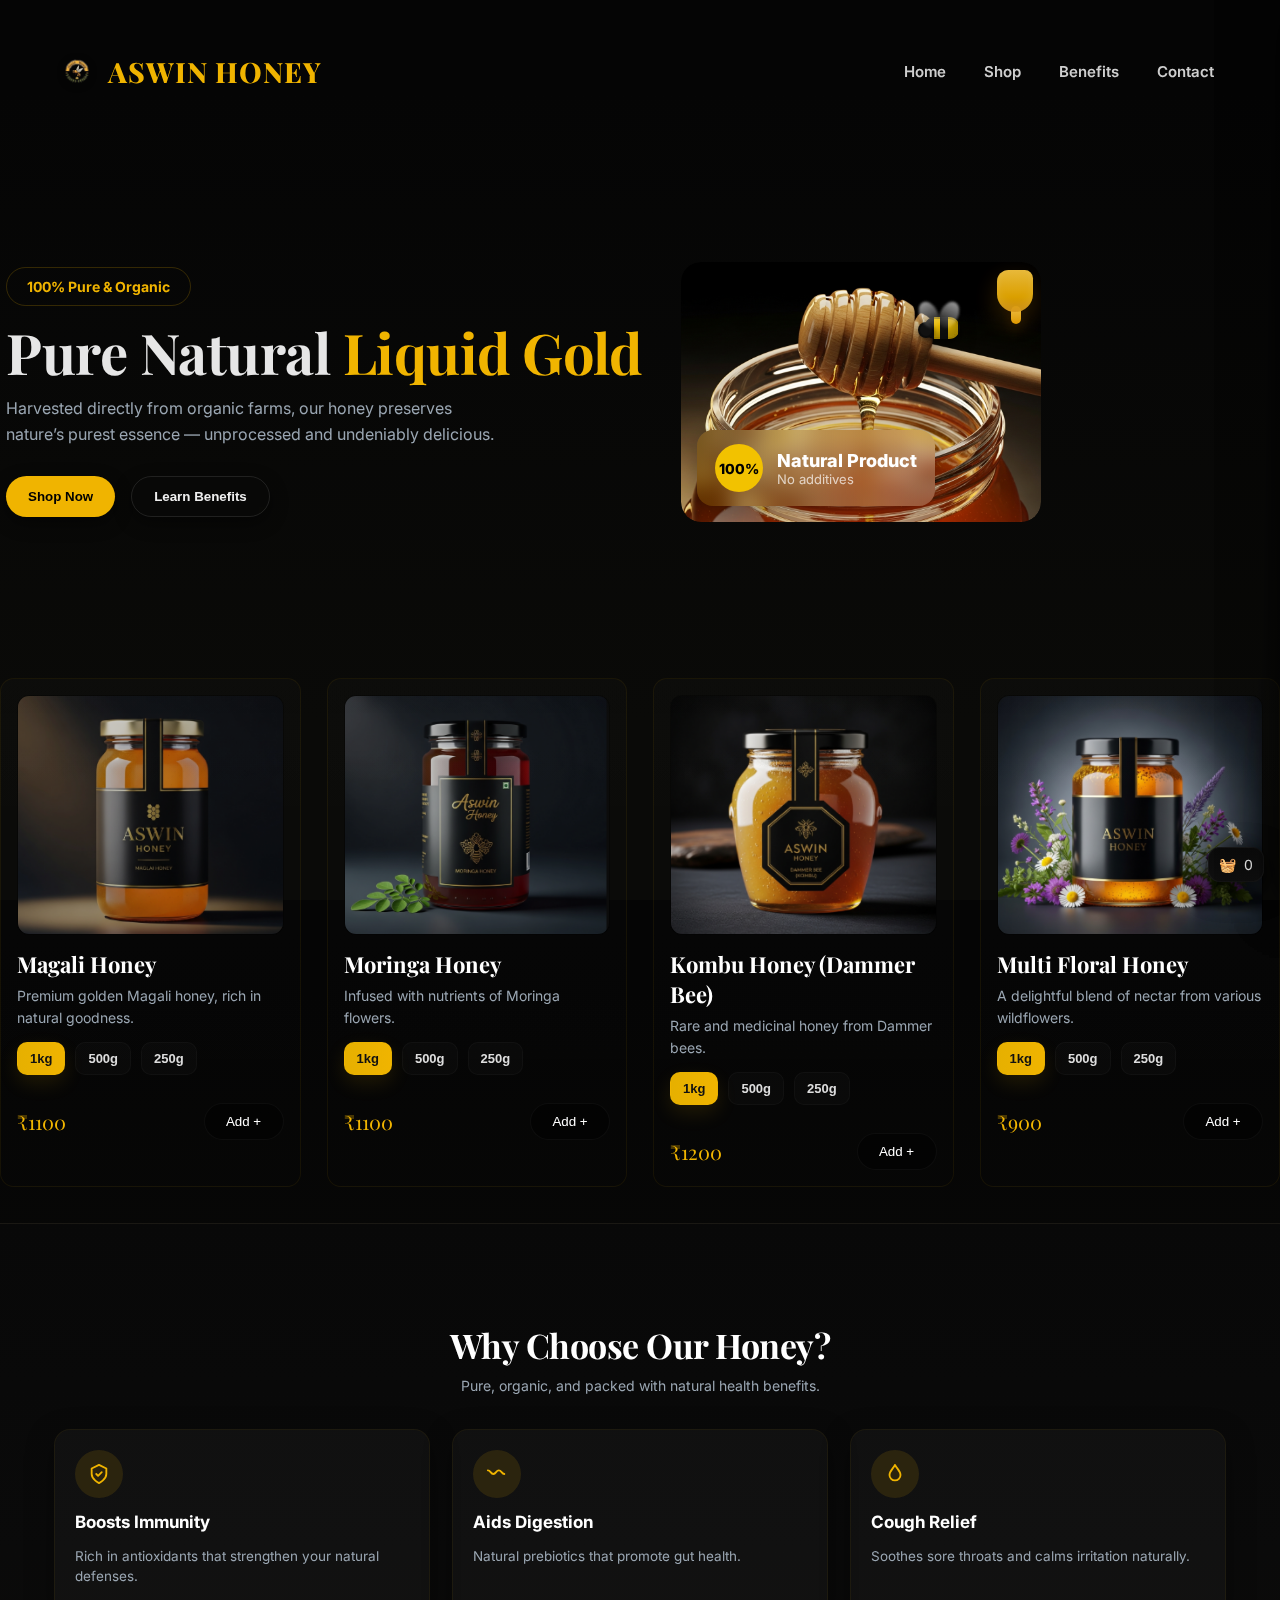
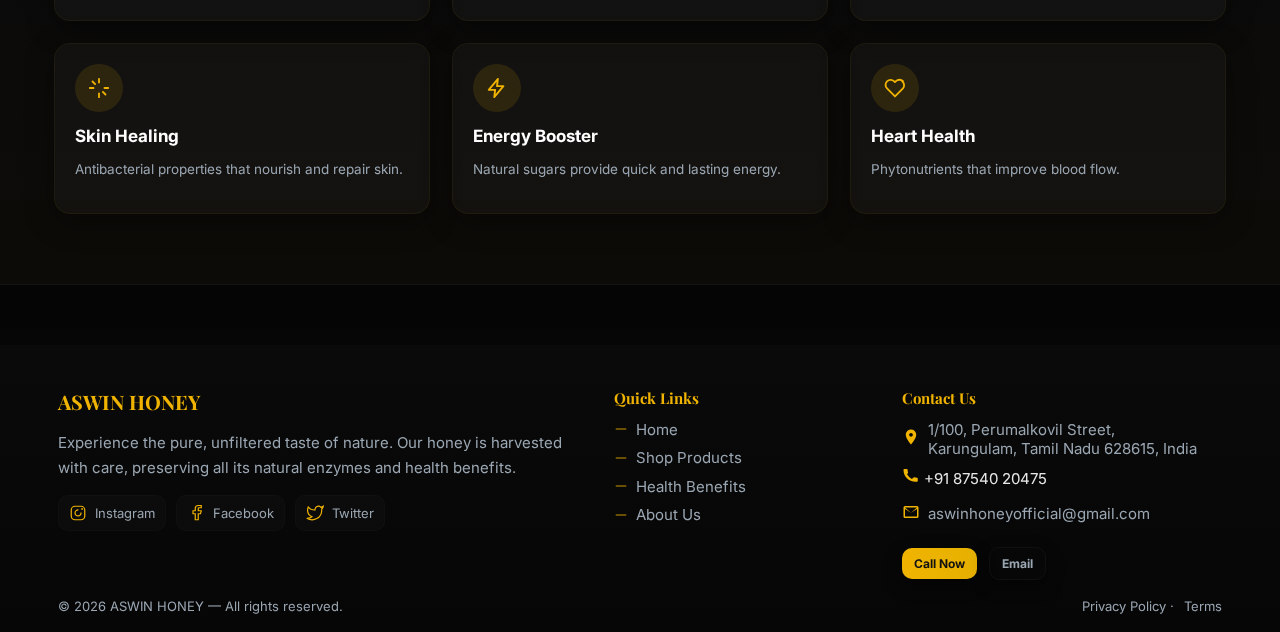
<file: aswinhoney2/index.html>
<!doctype html>
<html lang="en">
<head>
  <meta charset="utf-8" />
  <meta name="viewport" content="width=device-width,initial-scale=1" />
  <title>Aswin Honey — Demo Shop</title>

  <link rel="stylesheet" href="styles.css">
  <link href="https://fonts.googleapis.com/css2?family=Playfair+Display:wght@600;700;900&family=Inter:wght@300;400;600;700&display=swap" rel="stylesheet">
</head>
<body>
 <div class="container">
  <header class="header">
    
   <div class="logo">
  <img src="assets/WhatsApp_Image_2025-12-06_at_05.47.03_cfc23d4e-removebg-preview.png" alt="Aswin Honey Logo">
  <span>ASWIN HONEY</span>
</div>


    <!-- Hamburger button (mobile) -->
    <button class="nav-toggle" id="navToggle" aria-label="Toggle Navigation">
      <span></span><span></span><span></span>
    </button>

    <!-- Navigation -->
    <nav class="nav" id="navMenu">
      <a href="#">Home</a>
      <a href="#products">Shop</a>
      <a href="#features">Benefits</a>
      <a href="#contact">Contact</a>
    </nav>

  </header>
</div>


    <section class="hero">
    <div class="hero">

  <!-- LEFT TEXT -->
  <div class="hero-text">
    <span class="badge">100% Pure & Organic</span>

    <h1>Pure Natural <span class="gold">Liquid Gold</span></h1>

    <p class="lead">
      Harvested directly from organic farms, our honey preserves
      nature’s purest essence — unprocessed and undeniably delicious.
    </p>

    <div class="cta">
      <button class="btn primary">Shop Now</button>
      <button class="btn ghost">Learn Benefits</button>
    </div>
  </div>

  <!-- RIGHT SMALL IMAGE + TAG -->
  <div class="hero-image-small">

  <img src="assets/cinematic_premium_honey_jar_hero_image.png" alt="Honey Jar">

  <!-- FLOATING TAG -->
  <div class="hero-tag">
    <div class="circle">100%</div>
    <div class="text-block">
      <div class="title">Natural Product</div>
      <div class="sub">No additives</div>
    </div>
  </div>

  <!-- 🐝 ADD BEE HERE -->
  <div class="bee" aria-hidden="true">
    <div class="bee-body"></div>
    <div class="bee-wings" aria-hidden="true"></div>
  </div>

  <!-- ✨ POLLEN / SPARKLES -->
  <div class="pollen" aria-hidden="true">
    <span></span><span></span><span></span>
  </div>

</div>


</div>

</section>

    <section id="products" class="products">
      <!-- Product cards injected by JS -->
    </section>

<section id="features" class="features">
  <div class="features-inner">

    <h2 class="feat-title">Why Choose Our Honey?</h2>
    <p class="feat-sub">Pure, organic, and packed with natural health benefits.</p>

    <div class="features-grid">

      <div class="feature-card">
        <div class="feat-icon">
          <svg width="26" height="26" viewBox="0 0 24 24" fill="none"
            stroke="#f0b400" stroke-width="2" stroke-linecap="round" stroke-linejoin="round">
            <path d="M12 22s8-4 8-10V6l-8-4-8 4v6c0 6 8 10 8 10z"/>
            <path d="M9 12l2 2 4-4"/>
          </svg>
        </div>
        <h3>Boosts Immunity</h3>
        <p>Rich in antioxidants that strengthen your natural defenses.</p>
      </div>

      <div class="feature-card">
        <div class="feat-icon">
          <svg width="26" height="26" viewBox="0 0 24 24" fill="none"
            stroke="#f0b400" stroke-width="2" stroke-linecap="round" stroke-linejoin="round">
            <path d="M20 12c-3 0-3-4-6-4s-3 4-6 4-3-4-6-4"/>
          </svg>
        </div>
        <h3>Aids Digestion</h3>
        <p>Natural prebiotics that promote gut health.</p>
      </div>

      <div class="feature-card">
        <div class="feat-icon">
          <svg width="26" height="26" viewBox="0 0 24 24" fill="none"
            stroke="#f0b400" stroke-width="2" stroke-linecap="round" stroke-linejoin="round">
            <path d="M12 2C10 6 6 9 6 13a6 6 0 0012 0c0-4-4-7-6-11z"/>
          </svg>
        </div>
        <h3>Cough Relief</h3>
        <p>Soothes sore throats and calms irritation naturally.</p>
      </div>

      <div class="feature-card">
        <div class="feat-icon">
          <svg width="26" height="26" viewBox="0 0 24 24" fill="none"
            stroke="#f0b400" stroke-width="2" stroke-linecap="round" stroke-linejoin="round">
            <path d="M12 2v4"/>
            <path d="M12 18v4"/>
            <path d="M4.93 4.93l2.83 2.83"/>
            <path d="M16.24 16.24l2.83 2.83"/>
            <path d="M2 12h4"/>
            <path d="M18 12h4"/>
          </svg>
        </div>
        <h3>Skin Healing</h3>
        <p>Antibacterial properties that nourish and repair skin.</p>
      </div>

      <div class="feature-card">
        <div class="feat-icon">
          <svg width="26" height="26" viewBox="0 0 24 24" fill="none"
            stroke="#f0b400" stroke-width="2" stroke-linecap="round" stroke-linejoin="round">
            <path d="M13 2L3 14h7l-1 8 10-12h-7l1-8z"/>
          </svg>
        </div>
        <h3>Energy Booster</h3>
        <p>Natural sugars provide quick and lasting energy.</p>
      </div>

      <div class="feature-card">
        <div class="feat-icon">
          <svg width="26" height="26" viewBox="0 0 24 24" fill="none"
            stroke="#f0b400" stroke-width="2" stroke-linecap="round" stroke-linejoin="round">
            <path d="M20.8 4.6a5.5 5.5 0 00-7.8 0L12 5.6l-.9-.9a5.5 5.5 0 00-7.8 7.8l8.7 8.7 8.7-8.7a5.5 5.5 0 00-.9-7.8z"/>
          </svg>
        </div>
        <h3>Heart Health</h3>
        <p>Phytonutrients that improve blood flow.</p>
      </div>

    </div>
  </div>
</section>

 <!-- =========================
     FOOTER + CART DRAWER
     ========================= -->
<footer id="contact" class="site-footer">
  <div class="footer-inner container">
    <!-- ABOUT / BRAND -->
    <div class="col col-about">
      <h3>ASWIN HONEY</h3>
      <p class="brand-desc">
        Experience the pure, unfiltered taste of nature. Our honey is harvested with care, preserving all its natural enzymes and health benefits.
      </p>

      <div class="socials" aria-label="Social links">
        <a href="https://www.instagram.com/aswin_honey_?igsh=MWNtY2QxcmJmMXc5dQ==" class="social" title="Instagram" aria-label="Instagram">
          <!-- Instagram SVG -->
          <svg viewBox="0 0 24 24" width="18" height="18" fill="none" stroke="currentColor" stroke-width="1.6">
            <rect x="3" y="3" width="18" height="18" rx="5"></rect>
            <path d="M16 11.37A4 4 0 1 1 12.63 8"></path>
            <circle cx="17.5" cy="6.5" r="0.5"></circle>
          </svg>
          <span class="social-text">Instagram</span>
        </a>

        <a href="#" class="social" title="Facebook" aria-label="Facebook">
          <!-- Facebook SVG -->
          <svg viewBox="0 0 24 24" width="18" height="18" fill="none" stroke="currentColor" stroke-width="1.6">
            <path d="M18 2h-3a4 4 0 0 0-4 4v3H8v4h3v8h4v-8h3l1-4h-4V6a1 1 0 0 1 1-1h3V2z"></path>
          </svg>
          <span class="social-text">Facebook</span>
        </a>

        <a href="#" class="social" title="Twitter" aria-label="Twitter">
          <!-- Twitter SVG -->
          <svg viewBox="0 0 24 24" width="18" height="18" fill="none" stroke="currentColor" stroke-width="1.6">
            <path d="M23 3a10.9 10.9 0 0 1-3.14 1.53A4.48 4.48 0 0 0 12 7v1A10.66 10.66 0 0 1 3 4s-4 9 5 13a11.64 11.64 0 0 1-7 2c9 5 20 0 20-11.5a4.5 4.5 0 0 0-.08-.83A7.72 7.72 0 0 0 23 3z"></path>
          </svg>
          <span class="social-text">Twitter</span>
        </a>
      </div>
    </div>

    <!-- QUICK LINKS -->
    <div class="col col-links">
      <h4>Quick Links</h4>
      <ul class="quick-links">
        <li><a href="#"><svg viewBox="0 0 24 24" width="14" height="14" fill="none" stroke="currentColor" stroke-width="1.6"><path d="M3 12h18"/></svg> Home</a></li>
        <li><a href="#products"><svg viewBox="0 0 24 24" width="14" height="14" fill="none" stroke="currentColor" stroke-width="1.6"><path d="M3 12h18"/></svg> Shop Products</a></li>
        <li><a href="#features"><svg viewBox="0 0 24 24" width="14" height="14" fill="none" stroke="currentColor" stroke-width="1.6"><path d="M3 12h18"/></svg> Health Benefits</a></li>
        <li><a href="#contact"><svg viewBox="0 0 24 24" width="14" height="14" fill="none" stroke="currentColor" stroke-width="1.6"><path d="M3 12h18"/></svg> About Us</a></li>
      </ul>
    </div>

    <!-- CONTACT -->
    <div class="col col-contact">
      <h4>Contact Us</h4>
        <p class="contact-line">
    <span class="icon">
      <svg viewBox="0 0 24 24" width="18" height="18" fill="#f0b400">
        <path d="M12 2C8.13 2 5 5.13 5 9c0 5.25 7 13 7 13s7-7.75 7-13c0-3.87-3.13-7-7-7zm0 
          9.5c-1.38 0-2.5-1.12-2.5-2.5S10.62 6.5 12 
          6.5s2.5 1.12 2.5 2.5S13.38 11.5 12 11.5z"/>
      </svg>
    </span>
    1/100, Perumalkovil Street,<br>Karungulam, Tamil Nadu 628615, India
  </p>

    <span class="icon">
      <svg viewBox="0 0 24 24" width="18" height="18" fill="#f0b400">
        <path d="M6.62 10.79a15.053 15.053 0 006.59 6.59l2.2-2.2a1 
        1 0 011-.24c1.12.37 2.33.57 3.59.57a1 1 0 011 1v3.5a1 
        1 0 01-1 1C9.61 22 2 14.39 2 
        5a1 1 0 011-1h3.5a1 1 0 011 
        1c0 1.26.2 2.47.57 3.59a1 1 0 01-.24 1l-2.2 2.2z"/>
      </svg>
    </span>
    +91 87540 20475
  </p>

        <p class="contact-line">
    <span class="icon">
      <svg viewBox="0 0 24 24" width="18" height="18" fill="#f0b400">
        <path d="M20 4H4a2 2 0 00-2 2v12a2 
        2 0 002 2h16a2 2 0 002-2V6a2 
        2 0 00-2-2zm0 2v.01L12 13 
        4 6.01V6h16zM4 18V8l8 
        5 8-5v10H4z"/>
      </svg>
    </span>
    aswinhoneyofficial@gmail.com
  </p>

      <div style="margin-top:16px">
        <a href="tel:+918754020475" class="btn small">Call Now</a>
        <a href="mailto:aswinhoneyofficial@gmail.com" class="btn small ghost">Email</a>
      </div>
    </div>

  </div>

  <div class="footer-bottom container">
    <div class="copy">© <span id="year"></span> ASWIN HONEY — All rights reserved.</div>
    <div class="policies">
      <a href="#">Privacy Policy</a> · <a href="#">Terms</a>
    </div>
  </div>
</footer>

<!-- cart button & drawer (already in your page but included here for completeness) -->
<div class="cart-btn" id="cartToggle" title="Open Cart">🧺 <span id="cartCount">0</span></div>

<aside class="drawer" id="cartDrawer" aria-hidden="true">
  <h3>Your Cart</h3>
  <div id="cartList"></div>
  <div class="tot" id="cartTotal">Total: ₹0</div>

  <div class="checkout">
    <label for="customerName">Name</label>
    <input id="customerName" placeholder="Your name">

    <label for="customerPhone">Phone (WhatsApp)</label>
    <input id="customerPhone" placeholder="9876543210">

    <label for="customerAddress">Address</label>
    <textarea id="customerAddress" rows="3" placeholder="Street, City, Pincode"></textarea>

    <label class="small">Select order type</label>
    <select id="orderType">
      <option value="Delivery">Delivery</option>
      <option value="Pickup">Pickup</option>
    </select>

    <button class="send-whatsapp" id="sendWhatsapp">Send to WhatsApp</button>
    <div style="margin-top:10px"><button id="closeDrawer" class="close-btn">Close</button></div>
  </div>
</aside>


  <!-- Cart button -->
  <div class="cart-btn" id="cartToggle" title="Open Cart">🧺 <span id="cartCount">0</span></div>

  <!-- Drawer -->
  <aside class="drawer" id="cartDrawer" aria-hidden="true">
    <h3>Your Cart</h3>
    <div id="cartList"></div>
    <div class="tot" id="cartTotal">Total: ₹0</div>

    <div class="checkout">
      <label for="customerName">Name</label>
      <input id="customerName" placeholder="Your name">

      <label for="customerPhone">Phone (WhatsApp)</label>
      <input id="customerPhone" placeholder="9876543210">

      <label for="customerAddress">Address</label>
      <textarea id="customerAddress" rows="3" placeholder="Street, City, Pincode"></textarea>

      <label class="small">Select order type</label>
      <select id="orderType">
        <option value="Delivery">Delivery</option>
        <option value="Pickup">Pickup</option>
      </select>

      <button class="send-whatsapp" id="sendWhatsapp">Send to WhatsApp</button>
      <div style="margin-top:10px"><button id="closeDrawer" class="close-btn">Close</button></div>
    </div>
  </aside>

  <script src="script.js"></script>
</body>
</html>
</file>
<file: aswinhoney2/styles.css>
/* ==============================
   styles.css — Updated / Full
   - Smaller cart drawer
   - Backdrop blur & dim when cart open
   - Improved card hover, size buttons, typography
   - Responsive tweaks
   ============================== */
:root{
  --bg:#050505;
  --panel:#0d0d0d;
  --muted:#9aa6b2;
  --accent:#f0b400; /* gold */
  --accent-2:#e6b000;
  --glass: rgba(255,255,255,0.03);
  --card-border: rgba(240,180,0,0.07);
  --card-glow: rgba(240,180,0,0.06);
  --shadow: 0 6px 24px rgba(0,0,0,0.6);
  --round: 14px;
}

*{box-sizing:border-box}
html,body{height:100%}
body{
  margin:0;
  font-family:Inter,system-ui,Arial, Helvetica, sans-serif;
  background:linear-gradient(180deg,#050505 10%, #0a0a08 80%);
  color:#e6e6e6;
  -webkit-font-smoothing:antialiased;
  -moz-osx-font-smoothing:grayscale;
}

/* Layout container */
.container{
  max-width:1220px;
  margin: auto;
  padding:34px 28px;
}

/* Header */
/* Header base */
.header {
  display: flex;
  justify-content: space-between;
  align-items: center;
  padding: 18px 0;
  position: relative;
  z-index: 100;
}
.logo {
  display: flex;
  align-items: center;
  gap: 12px;
  font-family: 'Playfair Display', serif;
  color: var(--accent);
  font-size: 28px;
  font-weight: 800;
  letter-spacing: 1px;
}

.logo img {
  height: 38px;      /* adjust size if needed */
  width: auto;
  filter: drop-shadow(0 2px 4px rgba(0,0,0,0.4));
}


/* Desktop nav */
.nav {
  display: flex;
  gap: 22px;
}

.nav a {
  text-decoration: none;
  color: #cfcfcf;
  font-weight: 600;
  font-size: 15px;
  position: relative;
  padding: 6px 8px;
  transition: color .2s ease;
}

.nav a:hover {
  color: var(--accent);
}

/* Mobile menu button */
.nav-toggle {
  display: none;
  flex-direction: column;
  gap: 4px;
  background: none;
  border: none;
  cursor: pointer;
}

.nav-toggle span {
  width: 24px;
  height: 3px;
  background: var(--accent);
  border-radius: 3px;
  transition: .3s ease;
}

/* Mobile behaviour */
@media (max-width: 820px) {

  /* show hamburger */
  .nav-toggle {
    display: flex;
  }

  /* hide desktop nav */
  .nav {
    position: absolute;
    top: 100%;
    right: 0;
    width: 180px;
    background: rgba(15, 15, 15, 0.96);
    backdrop-filter: blur(8px);
    flex-direction: column;
    padding: 18px;
    border-radius: 10px;
    box-shadow: 0 8px 22px rgba(0,0,0,0.6);
    display: none; /* hidden initially */
  }

  /* show when active */
  .nav.open {
    display: flex;
    animation: fadeIn .3s ease forwards;
  }

  /* center logo on mobile */
  .logo {
    font-size: 22px;
  }
}

/* hamburger animation when menu open */
.nav-toggle.active span:nth-child(1) {
  transform: rotate(45deg) translateY(8px);
}
.nav-toggle.active span:nth-child(2) {
  opacity: 0;
}
.nav-toggle.active span:nth-child(3) {
  transform: rotate(-45deg) translateY(-8px);
}

/* smooth animation */
@keyframes fadeIn {
  from { opacity: 0; transform: translateY(-8px); }
  to { opacity: 1; transform: translateY(0); }
}


/* HERO */
.hero{
  display:grid;
  grid-template-columns:1fr 480px;
  gap:40px;
  align-items:center;
  padding:36px 0 ;
}
.badge{
  display:inline-block;
  padding:10px 20px;
  border-radius:28px;
  border:1px solid rgba(240,180,0,0.12);
  background:linear-gradient(180deg, rgba(240,180,0,0.02), transparent);
  color:var(--accent);
  font-weight:700;
  font-size:13px;
}
h1{
  font-family:'Playfair Display', serif;
  font-size:56px;
  margin:16px 0 10px;
  line-height:0.95;
  letter-spacing: -0.5px;
}
h1 .gold{ color:var(--accent) }
.lead{ color:var(--muted); max-width:520px; line-height:1.6; font-size:16px; }

/* CTA buttons */
.cta{ display:flex; gap:16px; margin-top:26px; }
.btn{
  padding:12px 22px;
  border-radius:30px;
  border:0;
  cursor:pointer;
  font-weight:700;
  transition:transform .12s ease, box-shadow .12s;
  box-shadow: 0 6px 18px rgba(0,0,0,0.45);
}
.btn:active{ transform:translateY(1px) }
.btn.primary{
  background:linear-gradient(90deg,var(--accent),var(--accent-2));
  color:#111;
}
.btn.ghost{
  background:transparent;
  border:1px solid rgba(255,255,255,0.06);
  color:#ddd;
  backdrop-filter: blur(4px);
}

/* Hero image */
/* ======================================
        HERO SECTION LAYOUT
====================================== */

/* Main layout: text left + small image right */
.hero {
  display: flex;
  align-items: center;
  justify-content: space-between;
  gap: 40px;
  padding: 60px 0;
  margin-left: 3px;
}

/* Left text block */
.hero-text {
  flex: 1;
}

/* Badge */
.badge {
  display: inline-block;
  padding: 10px 20px;
  border-radius: 28px;
  background: transparent;
  border: 1px solid rgba(240,180,0,0.2);
  color: #f0b400;
  font-weight: 700;
  font-size: 14px;
}

/* Main heading */
.hero-text h1 {
  font-family: 'Playfair Display', serif;
  font-size: 56px;
  line-height: 1;
  margin: 18px 0 12px;
}
.hero-text .gold {
  color: #f0b400;
}

/* Lead text */
.lead {
  color: #9aa6b2;
  max-width: 500px;
  line-height: 1.6;
}

/* Buttons */
.cta {
  display: flex;
  gap: 16px;
  margin-top: 28px;
}
.btn {
  padding: 12px 22px;
  border-radius: 30px;
  border: none;
  cursor: pointer;
  font-weight: 700;
}
.btn.primary {
  background: #f0b400;
  color: #000;
}
.btn.ghost {
  background: transparent;
  border: 1px solid rgba(255,255,255,0.1);
  color: #eee;
}

/* ======================================
        SMALL RIGHT IMAGE
====================================== */

.hero-image-small {
  width: 360px;
  height: 260px;
  border-radius: 20px;
  overflow: hidden;
  position: relative; /* required for floating tag */
  display: flex;
  align-items: center;
  justify-content: center;
}


/* Image style */
.hero-image-small img {
  width: 100%;
  height: 100%;
  object-fit: cover;
  border-radius: 20px;
  display: block;
}

/* ======================================
        FLOATING TAG OVER IMAGE
====================================== */

.hero-tag {
  position: absolute;
  bottom: 16px;
  left: 16px;
  display: flex;
  align-items: center;
  gap: 14px;

  background: linear-gradient(
      90deg,
      rgba(120,80,0,0.45),
      rgba(255,255,255,0.12)
  );
  padding: 14px 18px;
  border-radius: 16px;
  backdrop-filter: blur(10px);
  box-shadow: 0 6px 24px rgba(0,0,0,0.35);
}

/* Yellow circle */
.hero-tag .circle {
  background: #f2c200;
  width: 48px;
  height: 48px;
  border-radius: 50%;
  display: flex;
  justify-content: center;
  align-items: center;
  font-weight: 800;
  color: #000;
  font-size: 14px;
}

/* Tag text */
.hero-tag .title {
  color: white;
  font-size: 18px;
  font-weight: 800;
}
.hero-tag .sub {
  color: rgba(255,255,255,0.7);
  font-size: 13px;
}
/* ---------- HONEY-BEE STYLES ---------- */

/* Bee container (positioned relative to image) */
.hero-image-small { position: relative; }

/* Bee (small flying insect) */
.bee{
  position: absolute;
  width: 60px;
  height: 40px;
  right: 18%;
  top: 18%;
  transform-origin: center;
  pointer-events: none;
  z-index: 40;
  animation: beeFlight 6.6s linear infinite;
  filter: drop-shadow(0 6px 8px rgba(0,0,0,0.45));
}

/* bee body (striped) */
.bee-body{
  position:absolute;
  left:8px;
  top:8px;
  width:36px;
  height:22px;
  border-radius:20px;
  background: linear-gradient(90deg,#111 0 25%, #f3c200 25% 45%, #111 45% 70%, #f3c200 70% 100%);
  border:2px solid rgba(0,0,0,0.35);
  box-shadow: inset -4px -6px 12px rgba(0,0,0,0.35), 0 3px 6px rgba(0,0,0,0.35);
}

/* little head */
.bee-body::before{
  content:'';
  position:absolute;
  left:-8px; top:3px;
  width:12px; height:12px;
  border-radius:50%;
  background:#111;
  border:2px solid rgba(0,0,0,0.3);
  box-shadow:0 2px 4px rgba(0,0,0,0.4);
}

/* wings (two translucent layers) */
.bee-wings{
  position:absolute;
  left:6px; top:-8px;
  width:42px; height:26px;
  pointer-events:none;
}
.bee-wings::before,
.bee-wings::after{
  content:'';
  position:absolute;
  width:18px; height:28px;
  border-radius:50%;
  background:linear-gradient(180deg, rgba(255,255,255,0.85), rgba(255,255,255,0.06));
  opacity:0.7;
  transform-origin:center;
  filter: blur(1px);
  animation: wingFlap .42s ease-in-out infinite;
}
.bee-wings::before{ left: -2px; transform: rotate(-26deg) translateY(0); animation-delay:0s; }
.bee-wings::after{ left: 18px; transform: rotate(26deg) translateY(0); animation-delay:.12s; }

/* pollen sparkles (small decorative dots) */
.pollen{
  position:absolute;
  right:8%;
  bottom:10%;
  width:120px;
  height:110px;
  pointer-events:none;
  z-index:30;
}
.pollen span{
  position:absolute;
  width:8px; height:8px; border-radius:50%;
  background: rgba(242,194,0,0.95);
  box-shadow: 0 6px 18px rgba(240,180,0,0.14);
  opacity:0;
  animation: pollenFloat 3.2s infinite;
}
.pollen span:nth-child(1){ right: 10px; bottom: 8px; animation-delay:0s; transform: translateY(0) scale(.95) }
.pollen span:nth-child(2){ right: 48px; bottom: 34px; animation-delay:.6s; transform: translateY(0) scale(.7) }
.pollen span:nth-child(3){ right: 86px; bottom: 16px; animation-delay:1.2s; transform: translateY(0) scale(.85) }

/* honey drip on the top-right corner (subtle) */
.hero-image-small::after{
  content:'';
  position:absolute;
  top:8px;
  right:8px;
  width:36px;
  height:42px;
  background: linear-gradient(180deg,#f5c33d 0%, #e6a800 65%, #d18a00 100%);
  border-radius: 14px 10px 22px 22px;
  filter: blur(.4px);
  transform: translateY(0);
  box-shadow: 0 10px 26px rgba(225,140,0,0.25), inset 0 -6px 10px rgba(255,255,255,0.12);
  opacity: 0.95;
}

/* small drip tail */
.hero-image-small::before{
  content:'';
  position:absolute;
  top:44px;
  right:20px;
  width:10px;
  height:18px;
  background: linear-gradient(180deg,#ffd55a 0%, #eaa200 100%);
  border-radius: 10px;
  transform-origin: top center;
  animation: drip 3.8s ease-in-out infinite;
  opacity:.95;
  box-shadow: 0 6px 14px rgba(225,140,0,0.15);
}

/* animations */
@keyframes wingFlap {
  0% { transform: translateY(0) rotate(-22deg) scaleY(1); opacity:0.85 }
  50% { transform: translateY(-4px) rotate(-6deg) scaleY(.98); opacity:1 }
  100% { transform: translateY(0) rotate(-22deg) scaleY(1); opacity:0.85 }
}

@keyframes beeFlight {
  0% { transform: translate(0,0) rotate(0deg) }
  20% { transform: translate(-16px,-8px) rotate(-6deg) }
  40% { transform: translate(-48px,6px) rotate(10deg) }
  60% { transform: translate(-24px,18px) rotate(6deg) }
  80% { transform: translate(8px,6px) rotate(-4deg) }
  100% { transform: translate(0,0) rotate(0deg) }
}

@keyframes pollenFloat {
  0% { opacity:0; transform: translateY(0) scale(0.8) }
  20% { opacity:1; transform: translateY(-6px) scale(1) }
  60% { opacity:0.9; transform: translateY(-18px) scale(1.05) }
  100% { opacity:0; transform: translateY(-32px) scale(.9) }
}

@keyframes drip {
  0% { transform: scaleY(1); opacity:.95 }
  50% { transform: scaleY(1.38); opacity:.95; }
  100% { transform: scaleY(1); opacity:.95; }
}

/* responsive tweaks */
@media (max-width:900px){
  .bee{ width:48px; height:34px; right:30%; top:8% }
  .hero-image-small::after{ width:28px; height:34px; right:12px; top:10px }
  .hero-image-small::before{ right:18px; top:36px; height:14px }
  .pollen{ right:6%; bottom:6% }
}


/* ======================================
        RESPONSIVE MOBILE VIEW
====================================== */

@media (max-width: 900px) {
  .hero {
    flex-direction: column;
    text-align: center;
  }

  .hero-image-small {
    width: 300px;
    height: 220px;
  }

  .hero-tag {
    bottom: 12px;
    left: 50%;
    transform: translateX(-50%);
  }
}

/* Smooth Shake Animation */
@keyframes smoothShake {
  0% { transform: translate(0, 0); }
  20% { transform: translate(2px, -2px); }
  40% { transform: translate(-2px, 2px); }
  60% { transform: translate(1px, -1px); }
  80% { transform: translate(-1px, 1px); }
  100% { transform: translate(0, 0); }
}
 
/* PRODUCTS GRID */
.products{
  display:grid;
  grid-template-columns:repeat(4,1fr);
  gap:26px;
  margin:36px 0;
}
.card{
  border-radius:var(--round);
  padding:16px;
  background:linear-gradient(180deg, rgba(255,255,255,0.01), rgba(255,255,255,0.005));
  border:1px solid var(--card-border);
  display:flex;
  flex-direction:column;
  min-height:460px;
  transition:transform .18s ease, box-shadow .18s ease, border-color .18s;
  position:relative;
  overflow:hidden;
}
.card:hover{
  transform:translateY(-8px);
  box-shadow: 0 18px 44px rgba(0,0,0,0.6);
  border-color:var(--card-glow);
}
.card::after{
  content:'';
  position:absolute;
  inset:0;
  pointer-events:none;
  background:linear-gradient(180deg, rgba(255,255,255,0.01), transparent 40%);
  mix-blend-mode:overlay;
}
.card img{
  border-radius:12px;
  width:100%;
  height:240px;
  object-fit:cover;
  border:1px solid rgba(0,0,0,0.3);
  box-shadow: inset 0 -6px 14px rgba(0,0,0,0.35);
}
.card h3{
  font-family:'Playfair Display', serif;
  margin:14px 0 6px;
  font-size:22px;
  color:#fff;
}
.desc{ color:var(--muted); line-height:1.6; font-size:14px; }

/* size selector */
.sizes{ display:flex; gap:10px; margin:12px 0; flex-wrap:wrap; }
.size{
  padding:8px 12px;
  border-radius:10px;
  background:rgba(255,255,255,0.02);
  cursor:pointer;
  font-weight:700;
  font-size:13px;
  border:1px solid rgba(255,255,255,0.03);
  color:#ddd;
  transition: all .14s ease;
}
.size:hover{ transform:translateY(-2px); box-shadow: 0 6px 16px rgba(0,0,0,0.45) }
.size.active{
  background:linear-gradient(90deg,var(--accent-2),var(--accent));
  color:#111;
  box-shadow: 0 8px 20px rgba(240,180,0,0.12);
  border-color:transparent;
}

/* price & add */
.price{ margin-top:auto; display:flex; align-items:center; justify-content:space-between; margin-top:16px; gap:12px; }
.amount{ font-family:'Playfair Display', serif; color:var(--accent); font-size:20px; }
.addbtn{
  padding:10px 14px;
  border-radius:20px;
  background:rgba(0,0,0,0.45);
  border:1px solid rgba(255,255,255,0.04);
  cursor:pointer;
  color:#fff;
  min-width:80px;
  text-align:center;
  transition:transform .12s;
}
.addbtn:hover{ transform:translateY(-2px) }

/* ============================
      FEATURES SECTION WRAPPER
   ============================ */

.features {
  padding: 80px 0;
  width: 100%;
  background: linear-gradient(
      180deg,
      rgba(8, 8, 8, 0.85) 0%,
      rgba(10, 10, 10, 0.90) 40%,
      rgba(14, 10, 5, 0.95) 100%
    ),
    url("assets/honeycomb-bg.png") center/contain repeat;
  /* You can adjust repeat or size based on your BG */
  
  border-top: 1px solid rgba(255,255,255,0.05);
  border-bottom: 1px solid rgba(255,255,255,0.05);
}

/* Centered inner container */
.features-inner {
  max-width: 1250px;
  margin: 0 auto;
  padding: 0 28px;
}

/* ------------ TITLES ------------ */
.feat-title {
  font-family: "Playfair Display", serif;
  font-size: 46px;
  text-align: center;
  margin-bottom: 10px;
  color: #fff;
  letter-spacing: -0.5px;
}

.feat-sub {
  text-align: center;
  color: var(--muted);
  margin-bottom: 40px;
  font-size: 16px;
  max-width: 780px;
  margin-left: auto;
  margin-right: auto;
  line-height: 1.65;
}

/* ------------ GRID ------------ */
.features-grid {
  display: grid;
  grid-template-columns: repeat(3, minmax(0, 1fr));
  gap: 34px;
  align-items: stretch;
  justify-content: center;
}

/* ------------ FEATURE CARD ------------ */
/* FEATURES SECTION */
.features {
  padding: 70px 0;
  width: 100%;
  background: linear-gradient(
      180deg,
      rgba(8, 8, 8, 0.88),
      rgba(10, 10, 10, 0.90),
      rgba(14, 12, 8, 0.92)
  );
  border-top: 1px solid rgba(255,255,255,0.05);
  border-bottom: 1px solid rgba(255,255,255,0.05);
}

.features-inner {
  max-width: 1220px;
  margin: auto;
  padding: 0 24px;
}

/* TITLES */
.feat-title {
  font-family: "Playfair Display", serif;
  font-size: 34px;       /* smaller */
  text-align: center;
  color: #fff;
  margin-bottom: 6px;
}

.feat-sub {
  text-align: center;
  color: var(--muted);
  font-size: 14px;       /* smaller */
  max-width: 700px;
  margin: 0 auto 32px;
}

/* GRID */
.features-grid {
  display: grid;
  grid-template-columns: repeat(3,1fr);
  gap: 22px;             /* smaller */
}

/* CARDS */
.feature-card {
  background: rgba(255,255,255,0.03);
  border-radius: 16px;   /* smaller */
  padding: 20px;         /* smaller */
  border: 1px solid rgba(240,180,0,0.06);
  box-shadow: 0 8px 28px rgba(0,0,0,0.35);
  transition: .25s ease;
}

.feature-card:hover {
  transform: translateY(-6px);
  box-shadow: 0 14px 40px rgba(0,0,0,0.45);
}

/* ICON */
.feat-icon {
  width: 48px;           /* smaller */
  height: 48px;
  border-radius: 50%;
  background: rgba(240,180,0,0.12);
  display: flex;
  align-items: center;
  justify-content: center;
  margin-bottom: 14px;
  transition: .3s;
}

.feat-icon svg {
  width: 22px;           /* smaller */
  height: 22px;
}

.feature-card:hover .feat-icon {
  transform: scale(1.08);
}

/* TEXT */
.feature-card h3 {
  font-size: 17px;       /* smaller */
  margin: 8px 0 6px;
  color: #fff;
}

.feature-card p {
  color: var(--muted);
  font-size: 13.5px;     /* smaller */
  line-height: 1.5;
}

/* RESPONSIVE */
@media (max-width: 900px) {
  .features-grid { grid-template-columns: repeat(2,1fr); }
}

@media (max-width: 600px) {
  .features-grid { grid-template-columns: 1fr; }
  .feat-title { font-size: 28px; }
}


/* ---------- FOOTER STYLES ---------- */
.site-footer {
  margin-top: 60px;
  background: linear-gradient(180deg, rgba(10,10,10,0.98), rgba(6,6,6,0.98));
  padding: 42px 0 18px;
  border-top: 1px solid rgba(255,255,255,0.02);
  color: #e8e8e8;
  font-size: 15px;
}

.footer-inner {
  display: grid;
  grid-template-columns: 1fr 260px 320px;
  gap: 28px;
  align-items: start;
  max-width: 1220px;
  margin: 0 auto;
  padding: 0 28px;
}

/* about */
.col-about h3 {
  color: var(--accent);
  font-family: 'Playfair Display', serif;
  font-size: 20px;
  margin: 0 0 12px;
}
.brand-desc {
  color: var(--muted);
  line-height: 1.7;
  margin-bottom: 14px;
}

/* socials */
.socials { display:flex; gap:10px; flex-wrap:wrap; margin-top:6px; }
.social {
  display:inline-flex;
  gap:8px;
  align-items:center;
  padding:8px 10px;
  border-radius:10px;
  background: rgba(255,255,255,0.02);
  color: var(--muted);
  text-decoration:none;
  transition: background .18s ease, color .18s ease, transform .12s ease;
  border: 1px solid rgba(255,255,255,0.02);
}
.social svg { color: var(--accent); }
.social:hover {
  background: linear-gradient(90deg, rgba(240,180,0,0.10), rgba(230,160,0,0.06));
  color: #111;
  transform: translateY(-2px);
}
.social .social-text { font-size: 13px; color: inherit; }

/* quick links */
.col-links h4,
.col-contact h4 { margin: 0 0 12px; color: var(--accent); font-family:'Playfair Display'; }
.quick-links { list-style:none; padding:0; margin:0; }
.quick-links li { margin:8px 0; }
.quick-links a {
  color: var(--muted);
  text-decoration:none;
  display:inline-flex;
  gap:8px;
  align-items:center;
  transition: color .18s ease, transform .12s ease;
}
.quick-links a svg { color: var(--accent); opacity:0.9; }
.quick-links a:hover { color: #fff; transform: translateX(4px); }

/* contact column */
.col-contact .contact-line { color: var(--muted); margin: 8px 0; display:flex; align-items:center; gap:8px; }
.col-contact .phone { color: var(--accent); font-weight:700; }
.btn.small {
  display:inline-block;
  padding:8px 12px;
  border-radius:10px;
  background: linear-gradient(90deg,var(--accent),var(--accent-2));
  color:#111; font-weight:700; margin-right:8px; text-decoration:none;
}
.btn.small.ghost {
  background:transparent; border:1px solid rgba(255,255,255,0.04); color:var(--muted);
}

/* footer bottom */
.footer-bottom { max-width:1220px; margin:18px auto 0; padding:0 28px; display:flex; align-items:center; justify-content:space-between; gap:12px; color:var(--muted); font-size:13px; }
.footer-bottom a { color:var(--muted); text-decoration:none; margin-left:6px; }

/* drawer + cart button tweaks (ensure visible on footer pages) */
.cart-btn{ position: fixed; right: 28px; bottom: 28px; background: var(--panel); padding:10px 12px; border-radius:12px; border:1px solid rgba(255,255,255,0.04); cursor:pointer; display:flex; gap:8px; align-items:center; z-index:80; }
.drawer{ position: fixed; right: 0; top: 0; height: 100vh; width: 420px; background:#070707; border-left:1px solid rgba(255,255,255,0.03); transform: translateX(100%); transition: transform .28s ease; box-shadow:-30px 0 80px rgba(0,0,0,0.7); padding:18px; z-index:90; overflow:auto; }
.drawer.open{ transform: none; }
.drawer h3{ margin: 6px 0 12px; font-family:'Playfair Display'; color:var(--accent); }
.cart-item{ display:flex; gap:12px; padding:12px 0; border-bottom:1px dashed rgba(255,255,255,0.03); }
.cart-item img{ width:64px; height:64px; border-radius:8px; object-fit:cover; }

/* form inputs inside drawer */
.checkout label{ display:block; margin:10px 0 6px; color:var(--muted); font-size:13px; }
.checkout input, .checkout textarea, .checkout select{ width:100%; padding:10px; border-radius:8px; border:1px solid rgba(255,255,255,0.04); background:transparent; color:#fff; }
.send-whatsapp{ width:100%; margin-top:12px; padding:12px; border-radius:10px; background:linear-gradient(90deg,var(--accent),var(--accent-2)); border:0; color:#111; font-weight:800; cursor:pointer; }

/* small screens */
@media (max-width: 900px){
  .footer-inner { grid-template-columns: 1fr; gap:18px; padding:0 18px; }
  .footer-bottom { flex-direction:column; align-items:flex-start; gap:8px; padding:0 18px; }
  .drawer{ width:100%; }
}


/* ========== CART (small, styled) ========== */

/* backdrop overlay for blur/dim when drawer open */
.cart-backdrop{
  position:fixed;
  inset:0;
  background:rgba(0,0,0,0.45);
  backdrop-filter: blur(6px) saturate(1.05);
  opacity:0;
  pointer-events:none;
  transition:opacity .22s ease;
  z-index:75;
}
.cart-backdrop.show{
  opacity:1;
  pointer-events:auto;
}

/* cart button floating */
.cart-btn{
  position:fixed;
  right:16px;
  bottom:18px;
  background:linear-gradient(180deg,#0b0b0b,#0f0f0f);
  padding:8px 10px;
  border-radius:12px;
  border:1px solid rgba(255,255,255,0.04);
  cursor:pointer;
  display:flex;
  gap:8px;
  align-items:center;
  z-index:90;
  box-shadow: 0 8px 28px rgba(0,0,0,0.6);
  font-size:14px;
}

/* small badge circle */
.cart-btn .badge-count{
  background:linear-gradient(90deg,var(--accent-2),var(--accent));
  color:#111;
  padding:6px 8px;
  border-radius:10px;
  font-weight:800;
  box-shadow:0 6px 18px rgba(240,180,0,0.12);
}

/* drawer */
.drawer{
  position:fixed;
  right:0;
  top:0;
  height:100vh;
  width:300px; /* compact */
  background:linear-gradient(180deg,#070707,#060606);
  border-left:1px solid rgba(255,255,255,0.03);
  transform:translateX(108%);
  transition:transform .26s cubic-bezier(.2,.95,.2,1);
  box-shadow:-18px 0 48px rgba(0,0,0,0.6);
  padding:16px;
  z-index:95;
  display:flex;
  flex-direction:column;
}
.drawer.open{ transform:translateX(0); }

/* cart header */
.drawer h3{
  margin:2px 0 8px;
  font-size:18px;
  font-weight:800;
  color:#fff;
}

/* cart list */
#cartList{
  margin-top:8px;
  overflow:auto;
  max-height:46vh;
  padding-right:6px;
}
.cart-item{
  display:flex;
  gap:10px;
  padding:10px 0;
  border-bottom:1px dashed rgba(255,255,255,0.03);
  align-items:center;
}
.cart-item img{
  width:48px;
  height:48px;
  border-radius:8px;
  object-fit:cover;
  border:1px solid rgba(255,255,255,0.03);
}
.cart-item .meta{
  flex:1;
  min-width:0;
}
.cart-item .meta .title{
  font-weight:700;
  font-size:14px;
  white-space:nowrap;
  overflow:hidden;
  text-overflow:ellipsis;
}
.cart-item .meta .sub{
  color:var(--muted);
  font-size:13px;
  margin-top:6px;
}
.cart-item .meta .price{
  margin-top:6px;
  color:var(--accent);
  font-weight:800;
  font-family:'Playfair Display';
}

/* qty controls */
.qty{
  display:flex;
  gap:6px;
  align-items:center;
  margin-top:6px;
}
.qty button{
  padding:6px 8px;
  border-radius:6px;
  background:transparent;
  border:1px solid rgba(255,255,255,0.06);
  cursor:pointer;
  color:#fff;
  font-size:13px;
}

/* totals & checkout */
.tot{
  font-weight:800;
  color:var(--accent);
  font-family:'Playfair Display';
  font-size:16px;
  margin-top:12px;
  text-align:right;
}
.checkout{
  margin-top:12px;
}
label{ display:block; margin:8px 0 6px; color:var(--muted); font-size:13px; }
input,textarea,select{
  width:100%;
  padding:8px;
  border-radius:8px;
  border:1px solid rgba(255,255,255,0.04);
  background:transparent;
  color:#fff;
  font-size:13px;
}
.send-whatsapp{
  width:100%;
  margin-top:12px;
  padding:10px;
  border-radius:8px;
  background:linear-gradient(90deg,var(--accent-2),var(--accent));
  border:0;
  color:#111;
  font-weight:800;
  cursor:pointer;
  font-size:14px;
  box-shadow: 0 10px 28px rgba(240,180,0,0.08);
}
.close-btn{
  margin-top:8px;
  padding:8px 10px;
  border-radius:8px;
  background:transparent;
  border:1px solid rgba(255,255,255,0.06);
  color:#fff;
  font-size:13px;
}

/* small helper note */
.small{ font-size:12px; color:var(--muted); margin-top:6px; }

/* Responsive adjustments */
@media(max-width:1100px){
  .products{ grid-template-columns:repeat(2,1fr); gap:18px; }
  .hero{ grid-template-columns:1fr 360px; }
  .footer-inner{ grid-template-columns:1fr; gap:20px; }
  .drawer{ width:320px; } /* slightly larger on medium */
}

@media(max-width:700px){
  .products{ grid-template-columns:1fr; }
  .hero{ grid-template-columns:1fr; }
  .drawer{ width:100%; transform:translateY(108%); bottom:0; right:0; top:auto; height:auto; border-radius:12px 12px 0 0; } /* convert to bottom sheet */
  .drawer.open{ transform:translateY(0); }
  .cart-backdrop{ backdrop-filter: blur(4px); }
  .cart-btn{ right:14px; bottom:14px; }
}

/* utility alignment */
.flex { display:flex; align-items:center; gap:12px; }

/* subtle animations */
@keyframes pop {
  0%{ transform: scale(.98); opacity:0 }
  60%{ transform: scale(1.02); opacity:1 }
  100%{ transform: scale(1); opacity:1 }
}
</file>
